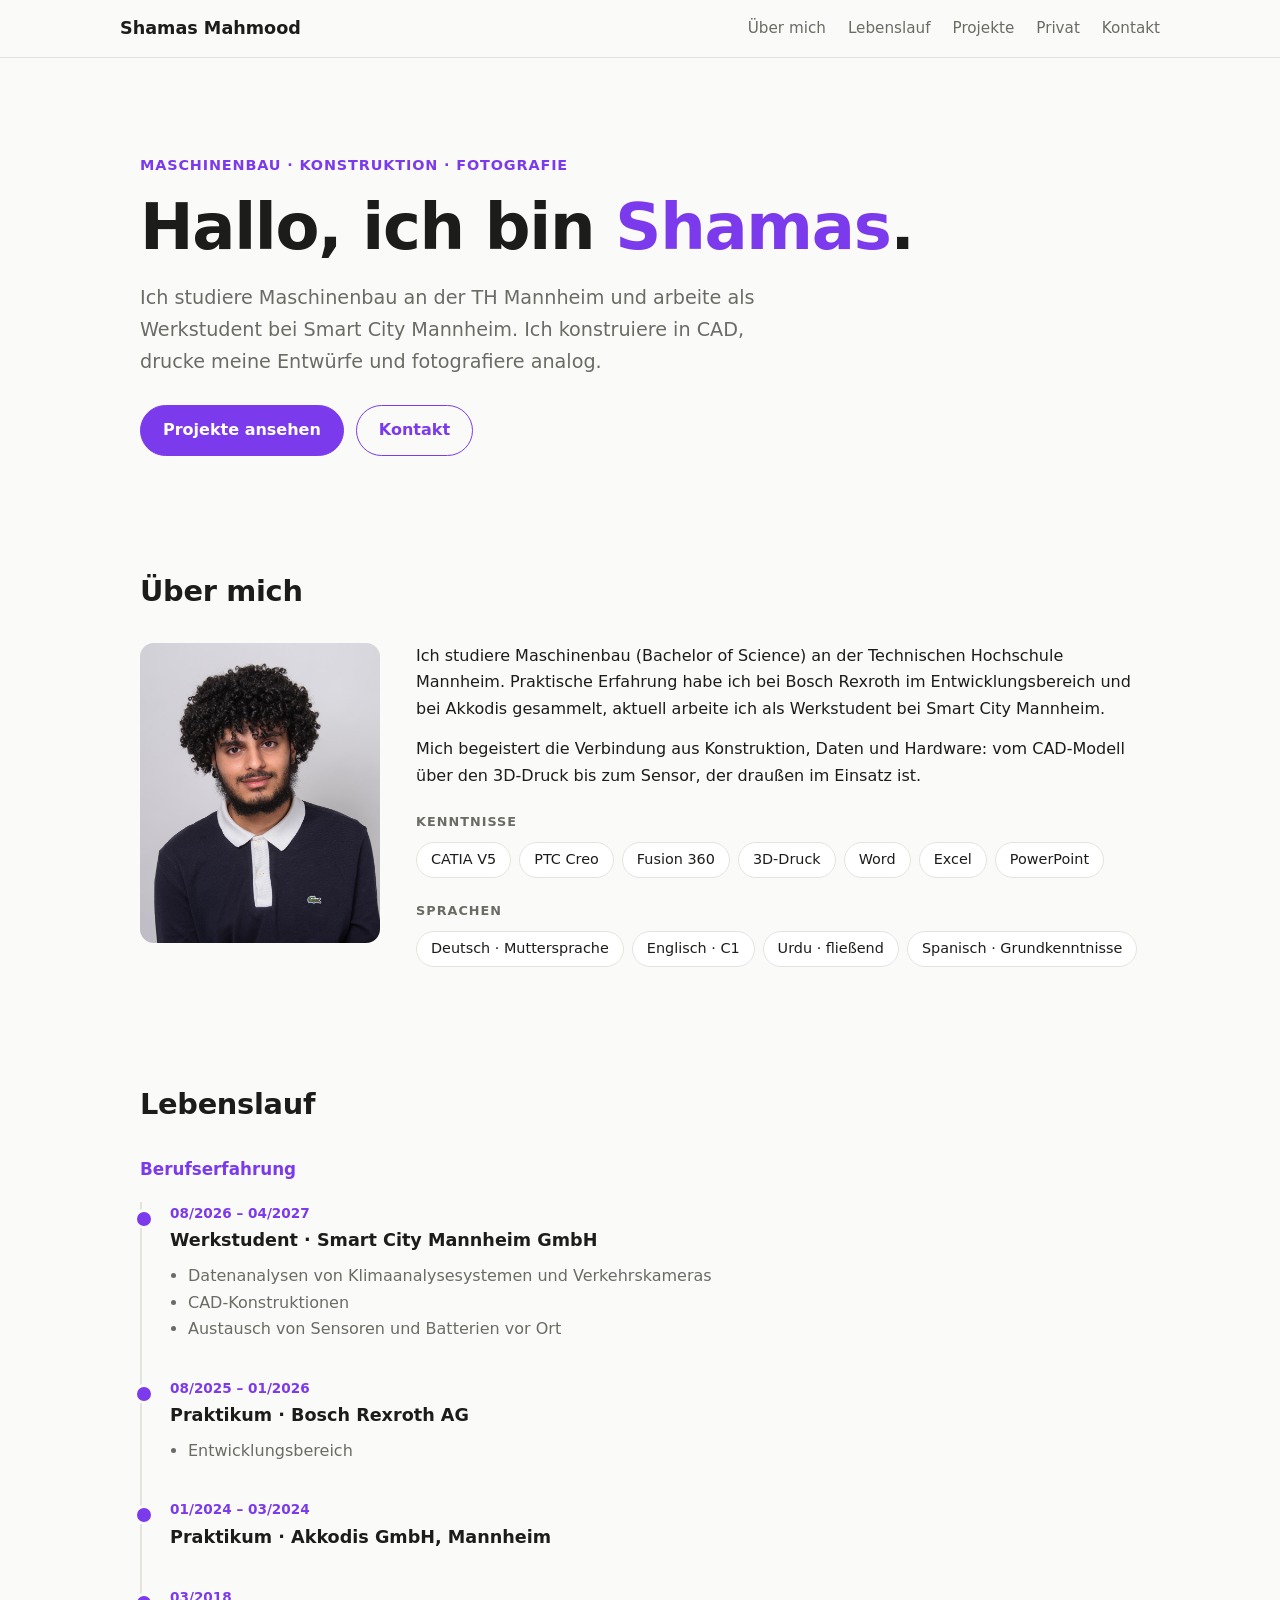
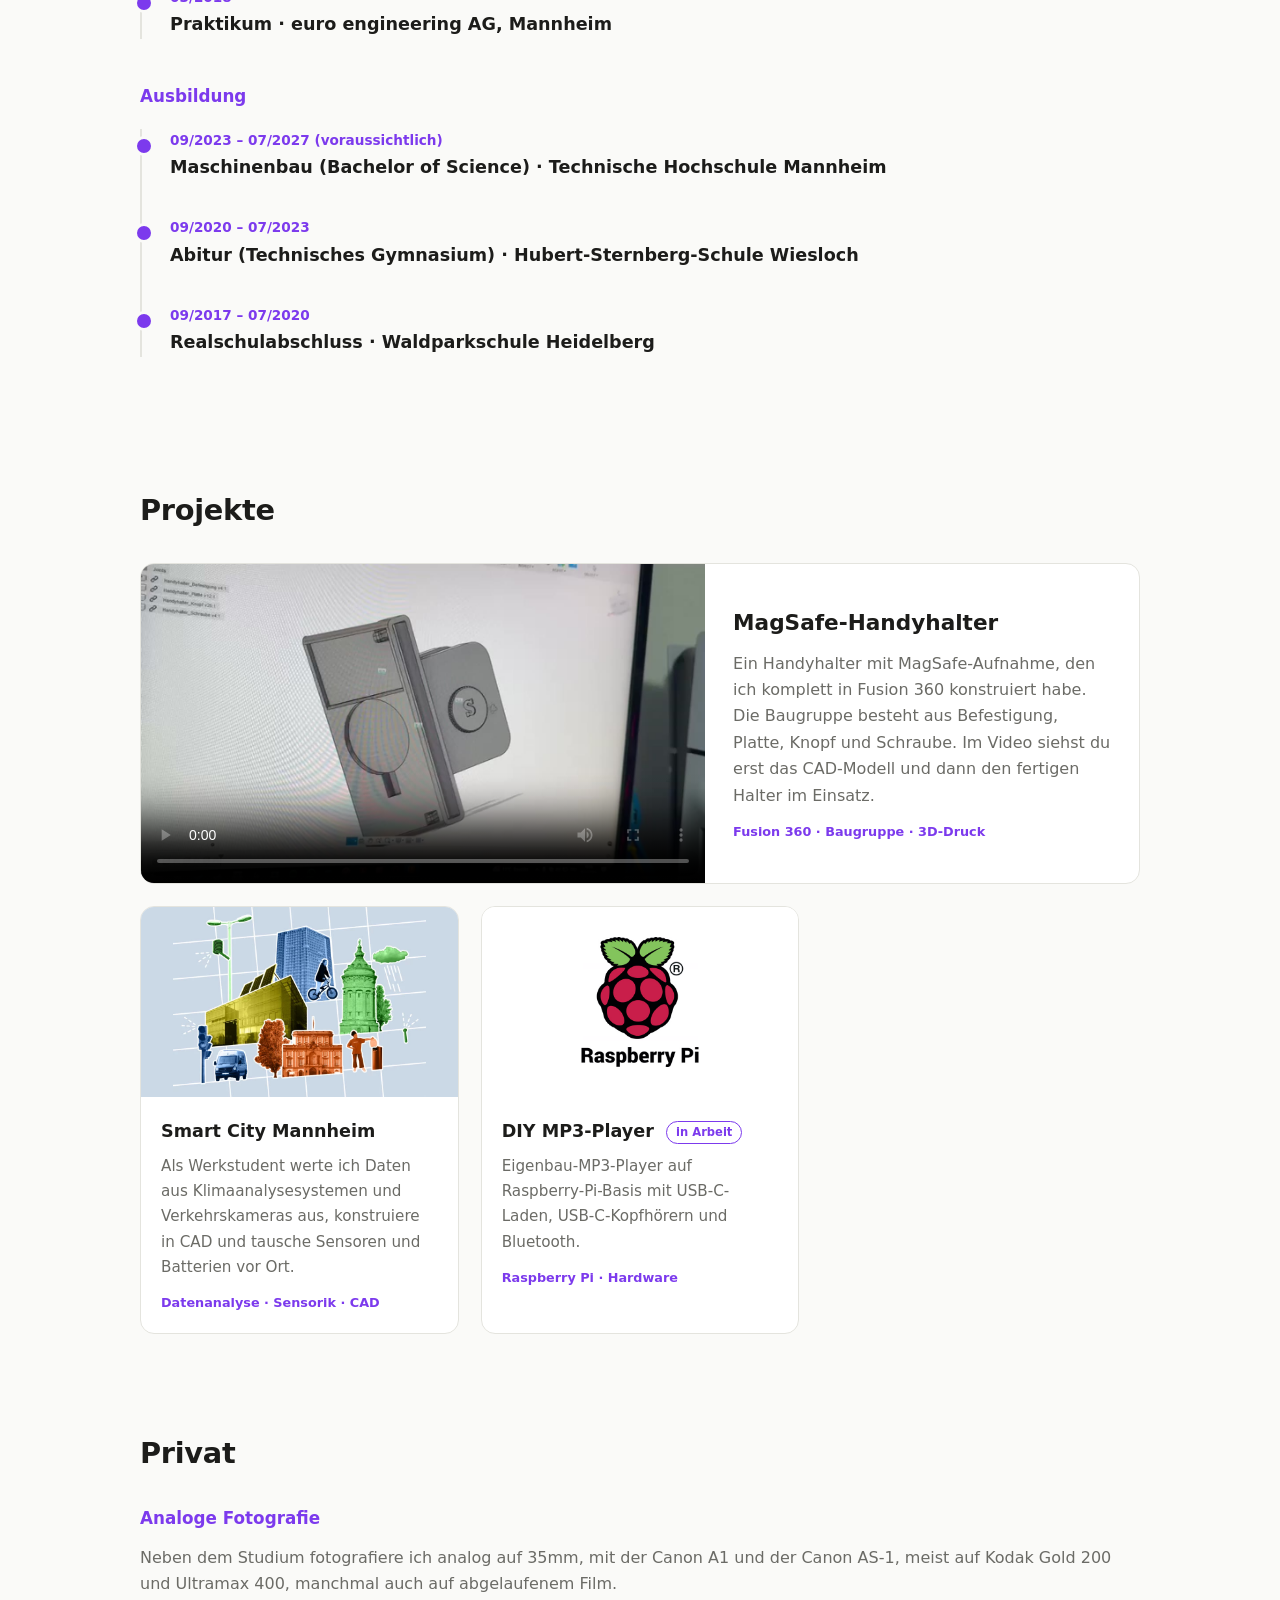
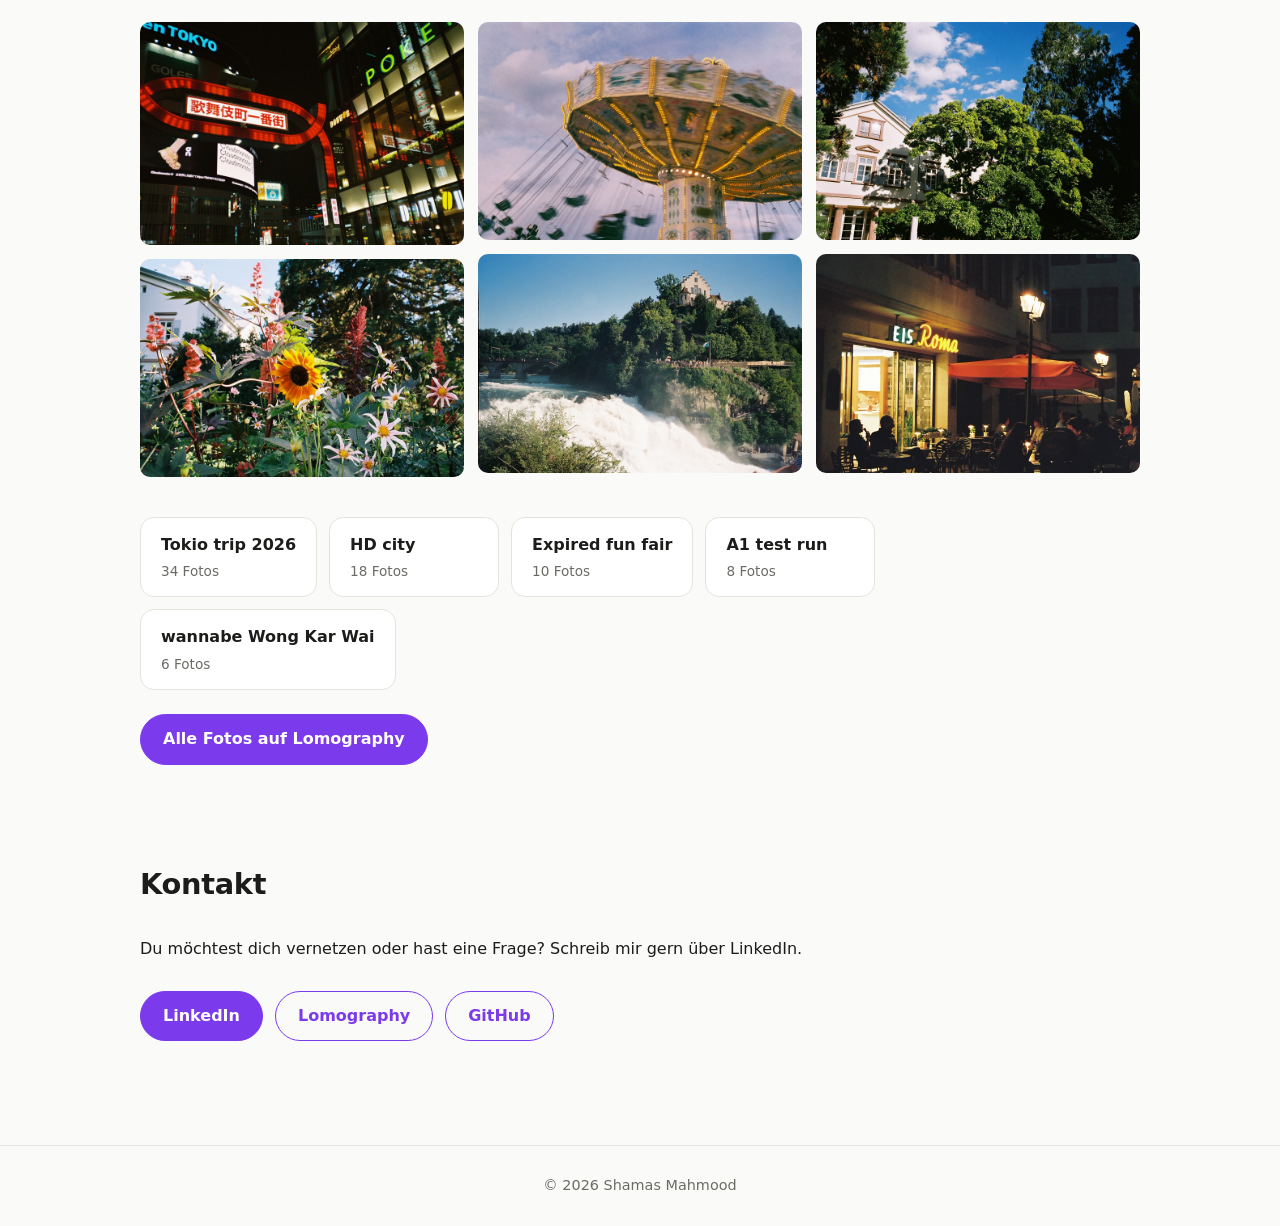
<file: index.html>
<!DOCTYPE html>
<html lang="de">
<head>
  <meta charset="UTF-8">
  <meta name="viewport" content="width=device-width, initial-scale=1">
  <title>Shamas Mahmood | Portfolio</title>
  <meta name="description" content="Portfolio von Shamas Mahmood: Maschinenbau-Student an der TH Mannheim, Werkstudent bei Smart City Mannheim, CAD-Konstruktion und analoge Fotografie.">
  <meta property="og:title" content="Shamas Mahmood | Portfolio">
  <meta property="og:description" content="Maschinenbau, CAD-Konstruktion, Projekte und analoge Fotografie.">
  <meta property="og:image" content="projekt-magsafe.jpg">
  <link rel="stylesheet" href="style.css">
</head>
<body>

  <header class="nav">
    <a href="#top" class="logo">Shamas Mahmood</a>
    <nav>
      <a href="#about">Über mich</a>
      <a href="#cv">Lebenslauf</a>
      <a href="#projects">Projekte</a>
      <a href="#private">Privat</a>
      <a href="#contact">Kontakt</a>
    </nav>
  </header>

  <main id="top">

    <!-- HERO -->
    <section class="hero">
      <p class="eyebrow">Maschinenbau · Konstruktion · Fotografie</p>
      <h1>Hallo, ich bin <span class="accent">Shamas</span>.</h1>
      <p class="lead">Ich studiere Maschinenbau an der TH Mannheim und arbeite als Werkstudent bei Smart City Mannheim. Ich konstruiere in CAD, drucke meine Entwürfe und fotografiere analog.</p>
      <div class="cta">
        <a class="btn" href="#projects">Projekte ansehen</a>
        <a class="btn ghost" href="#contact">Kontakt</a>
      </div>
    </section>

    <!-- ÜBER MICH -->
    <section id="about">
      <h2>Über mich</h2>
      <div class="about-grid">
        <img class="portrait" src="portrait.jpg" alt="Portrait von Shamas Mahmood"
             onerror="this.style.display='none'">
        <div>
          <p>Ich studiere Maschinenbau (Bachelor of Science) an der Technischen Hochschule Mannheim. Praktische Erfahrung habe ich bei Bosch Rexroth im Entwicklungsbereich und bei Akkodis gesammelt, aktuell arbeite ich als Werkstudent bei Smart City Mannheim.</p>
          <p>Mich begeistert die Verbindung aus Konstruktion, Daten und Hardware: vom CAD-Modell über den 3D-Druck bis zum Sensor, der draußen im Einsatz ist.</p>

          <h3 class="mini">Kenntnisse</h3>
          <ul class="chips">
            <li>CATIA V5</li>
            <li>PTC Creo</li>
            <li>Fusion 360</li>
            <li>3D-Druck</li>
            <li>Word</li>
            <li>Excel</li>
            <li>PowerPoint</li>
          </ul>

          <h3 class="mini">Sprachen</h3>
          <ul class="chips">
            <li>Deutsch · Muttersprache</li>
            <li>Englisch · C1</li>
            <li>Urdu · fließend</li>
            <li>Spanisch · Grundkenntnisse</li>
          </ul>
        </div>
      </div>
    </section>

    <!-- LEBENSLAUF -->
    <section id="cv">
      <h2>Lebenslauf</h2>

      <h3 class="group">Berufserfahrung</h3>
      <div class="timeline">

        <article class="item">
          <span class="date">08/2026 – 04/2027</span>
          <h3>Werkstudent · Smart City Mannheim GmbH</h3>
          <ul>
            <li>Datenanalysen von Klimaanalysesystemen und Verkehrskameras</li>
            <li>CAD-Konstruktionen</li>
            <li>Austausch von Sensoren und Batterien vor Ort</li>
          </ul>
        </article>

        <article class="item">
          <span class="date">08/2025 – 01/2026</span>
          <h3>Praktikum · Bosch Rexroth AG</h3>
          <ul>
            <li>Entwicklungsbereich</li>
          </ul>
        </article>

        <article class="item">
          <span class="date">01/2024 – 03/2024</span>
          <h3>Praktikum · Akkodis GmbH, Mannheim</h3>
        </article>

        <article class="item">
          <span class="date">03/2018</span>
          <h3>Praktikum · euro engineering AG, Mannheim</h3>
        </article>

      </div>

      <h3 class="group">Ausbildung</h3>
      <div class="timeline">

        <article class="item">
          <span class="date">09/2023 – 07/2027 (voraussichtlich)</span>
          <h3>Maschinenbau (Bachelor of Science) · Technische Hochschule Mannheim</h3>
        </article>

        <article class="item">
          <span class="date">09/2020 – 07/2023</span>
          <h3>Abitur (Technisches Gymnasium) · Hubert-Sternberg-Schule Wiesloch</h3>
        </article>

        <article class="item">
          <span class="date">09/2017 – 07/2020</span>
          <h3>Realschulabschluss · Waldparkschule Heidelberg</h3>
        </article>

      </div>
    </section>

    <!-- PROJEKTE -->
    <section id="projects">
      <h2>Projekte</h2>

      <article class="feature">
        <video controls preload="metadata" playsinline poster="projekt-magsafe.jpg">
          <source src="magsafe-handyhalter.mp4" type="video/mp4">
          Dein Browser unterstützt kein Video.
        </video>
        <div class="feature-body">
          <h3>MagSafe-Handyhalter</h3>
          <p>Ein Handyhalter mit MagSafe-Aufnahme, den ich komplett in Fusion 360 konstruiert habe. Die Baugruppe besteht aus Befestigung, Platte, Knopf und Schraube. Im Video siehst du erst das CAD-Modell und dann den fertigen Halter im Einsatz.</p>
          <p class="tags">Fusion 360 · Baugruppe · 3D-Druck</p>
        </div>
      </article>

      <div class="cards">

        <article class="card">
          <div class="card-img contain" style="background-image:url('projekt-smartcity.jpg');background-color:#cbd9e6"></div>
          <div class="card-body">
            <h3>Smart City Mannheim</h3>
            <p>Als Werkstudent werte ich Daten aus Klimaanalysesystemen und Verkehrskameras aus, konstruiere in CAD und tausche Sensoren und Batterien vor Ort.</p>
            <p class="tags">Datenanalyse · Sensorik · CAD</p>
          </div>
        </article>

        <article class="card">
          <div class="card-img contain" style="background-image:url('projekt-mp3.jpg');background-color:#ffffff;background-size:auto 82%"></div>
          <div class="card-body">
            <h3>DIY MP3-Player <span class="badge">in Arbeit</span></h3>
            <p>Eigenbau-MP3-Player auf Raspberry-Pi-Basis mit USB-C-Laden, USB-C-Kopfhörern und Bluetooth.</p>
            <p class="tags">Raspberry Pi · Hardware</p>
          </div>
        </article>

      </div>
    </section>

    <!-- PRIVAT -->
    <section id="private">
      <h2>Privat</h2>
      <h3 class="group">Analoge Fotografie</h3>
      <p class="sub">Neben dem Studium fotografiere ich analog auf 35mm, mit der Canon A1 und der Canon AS-1, meist auf Kodak Gold 200 und Ultramax 400, manchmal auch auf abgelaufenem Film.</p>

      <div class="gallery" id="gallery">
        <!-- Eigene Lieblingsfotos in foto- ablegen (foto-01.jpg bis foto-12.jpg).
             Fehlende Bilder werden automatisch ausgeblendet. -->
        <figure><img src="foto-01.jpg" alt="Neonschilder bei Nacht in Tokio" loading="lazy" onerror="this.closest('figure').style.display='none'"></figure>
        <figure><img src="foto-02.jpg" alt="Sonnenblume und Dahlien im Garten" loading="lazy" onerror="this.closest('figure').style.display='none'"></figure>
        <figure><img src="foto-03.jpg" alt="Kettenkarussell in der Dämmerung" loading="lazy" onerror="this.closest('figure').style.display='none'"></figure>
        <figure><img src="foto-04.jpg" alt="Wasserfall mit Schloss über dem Ufer" loading="lazy" onerror="this.closest('figure').style.display='none'"></figure>
        <figure><img src="foto-05.jpg" alt="Haus zwischen Bäumen vor blauem Himmel" loading="lazy" onerror="this.closest('figure').style.display='none'"></figure>
        <figure><img src="foto-06.jpg" alt="Eisdiele mit Neonschrift bei Nacht, Gäste unter Sonnenschirmen" loading="lazy" onerror="this.closest('figure').style.display='none'"></figure>
      </div>

      <div class="albums">
        <a class="album" href="https://www.lomography.com/homes/sun_chaser" target="_blank" rel="noopener"><strong>Tokio trip 2026</strong><span>34 Fotos</span></a>
        <a class="album" href="https://www.lomography.com/homes/sun_chaser" target="_blank" rel="noopener"><strong>HD city</strong><span>18 Fotos</span></a>
        <a class="album" href="https://www.lomography.com/homes/sun_chaser" target="_blank" rel="noopener"><strong>Expired fun fair</strong><span>10 Fotos</span></a>
        <a class="album" href="https://www.lomography.com/homes/sun_chaser" target="_blank" rel="noopener"><strong>A1 test run</strong><span>8 Fotos</span></a>
        <a class="album" href="https://www.lomography.com/homes/sun_chaser" target="_blank" rel="noopener"><strong>wannabe Wong Kar Wai</strong><span>6 Fotos</span></a>
      </div>

      <div class="cta">
        <a class="btn" href="https://www.lomography.com/homes/sun_chaser" target="_blank" rel="noopener">Alle Fotos auf Lomography</a>
      </div>
    </section>

    <!-- KONTAKT -->
    <section id="contact">
      <h2>Kontakt</h2>
      <p>Du möchtest dich vernetzen oder hast eine Frage? Schreib mir gern über LinkedIn.</p>
      <div class="cta">
        <a class="btn" href="https://www.linkedin.com/in/shamas-mahmood-5878942ab/" target="_blank" rel="noopener">LinkedIn</a>
        <a class="btn ghost" href="https://www.lomography.com/homes/sun_chaser" target="_blank" rel="noopener">Lomography</a>
        <a class="btn ghost" href="https://github.com/shamas052" target="_blank" rel="noopener">GitHub</a>
      </div>
    </section>

  </main>

  <footer>
    <p>© <span id="year"></span> Shamas Mahmood</p>
  </footer>

  <!-- Lightbox -->
  <div class="lightbox" id="lightbox" aria-hidden="true">
    <img id="lightbox-img" alt="">
  </div>

  <script>
    document.getElementById('year').textContent = new Date().getFullYear();

    const lb = document.getElementById('lightbox');
    const lbImg = document.getElementById('lightbox-img');

    document.querySelectorAll('#gallery img').forEach(img => {
      img.addEventListener('click', () => {
        lbImg.src = img.src;
        lbImg.alt = img.alt;
        lb.classList.add('open');
        lb.setAttribute('aria-hidden', 'false');
      });
    });

    function closeLb() {
      lb.classList.remove('open');
      lb.setAttribute('aria-hidden', 'true');
    }
    lb.addEventListener('click', closeLb);
    document.addEventListener('keydown', e => { if (e.key === 'Escape') closeLb(); });
  </script>

</body>
</html>
</file>
<file: style.css>
:root {
  --bg: #fafaf8;
  --surface: #ffffff;
  --text: #1c1c1a;
  --muted: #6b6b66;
  --line: #e4e4de;
  --accent: #7c3aed;
  --accent-contrast: #ffffff;
  --radius: 14px;
  --max: 1040px;
}

@media (prefers-color-scheme: dark) {
  :root {
    --bg: #121211;
    --surface: #1b1b19;
    --text: #ecece8;
    --muted: #9a9a93;
    --line: #2d2d2a;
    --accent: #a78bfa;
    --accent-contrast: #1b1033;
  }
}

* { box-sizing: border-box; margin: 0; padding: 0; }

html { scroll-behavior: smooth; scroll-padding-top: 72px; }

body {
  background: var(--bg);
  color: var(--text);
  font-family: system-ui, -apple-system, "Segoe UI", Roboto, sans-serif;
  line-height: 1.65;
  -webkit-font-smoothing: antialiased;
}

a { color: var(--accent); }
img { max-width: 100%; display: block; }

/* Navigation */
.nav {
  position: sticky;
  top: 0;
  z-index: 10;
  display: flex;
  justify-content: space-between;
  align-items: center;
  padding: 14px max(20px, calc((100% - var(--max)) / 2));
  background: color-mix(in srgb, var(--bg) 88%, transparent);
  backdrop-filter: blur(10px);
  border-bottom: 1px solid var(--line);
}
.logo { font-weight: 700; font-size: 1.1rem; text-decoration: none; color: var(--text); }
.nav nav { display: flex; gap: 22px; flex-wrap: wrap; }
.nav nav a { color: var(--muted); text-decoration: none; font-size: .95rem; }
.nav nav a:hover { color: var(--accent); }

/* Layout */
main { max-width: var(--max); margin: 0 auto; padding: 0 20px; }
section { padding: 72px 0 24px; }
h2 { font-size: 1.8rem; letter-spacing: -.01em; margin-bottom: 28px; }
h3 { font-size: 1.1rem; }
.sub { color: var(--muted); margin: -16px 0 24px; }

/* Hero */
.hero { padding: 96px 0 40px; }
.eyebrow { color: var(--accent); font-weight: 600; font-size: .9rem; letter-spacing: .06em; text-transform: uppercase; margin-bottom: 14px; }
.hero h1 { font-size: clamp(2.4rem, 7vw, 4rem); line-height: 1.1; letter-spacing: -.02em; margin-bottom: 20px; }
.accent { color: var(--accent); }
.lead { font-size: 1.2rem; color: var(--muted); max-width: 620px; }

.cta { display: flex; gap: 12px; flex-wrap: wrap; margin-top: 28px; }
.btn {
  display: inline-block;
  padding: 11px 22px;
  border-radius: 999px;
  background: var(--accent);
  color: var(--accent-contrast);
  text-decoration: none;
  font-weight: 600;
  border: 1.5px solid var(--accent);
  transition: transform .15s ease, opacity .15s ease;
}
.btn:hover { transform: translateY(-2px); opacity: .9; }
.btn.ghost { background: transparent; color: var(--accent); }

/* Über mich */
.about-grid { display: grid; grid-template-columns: 240px 1fr; gap: 36px; align-items: start; }
.about-grid:has(.portrait[style*="none"]) { grid-template-columns: 1fr; }
.portrait { width: 240px; aspect-ratio: 4 / 5; object-fit: cover; border-radius: var(--radius); }
.about-grid p { margin-bottom: 14px; }
.skills { list-style: none; display: flex; flex-wrap: wrap; gap: 8px; margin-top: 18px; }
.skills li {
  padding: 5px 14px;
  border: 1px solid var(--line);
  background: var(--surface);
  border-radius: 999px;
  font-size: .9rem;
}

/* Lebenslauf */
.timeline { position: relative; padding-left: 28px; border-left: 2px solid var(--line); }
.item { position: relative; margin-bottom: 34px; }
.item::before {
  content: "";
  position: absolute;
  left: -36px;
  top: 7px;
  width: 14px;
  height: 14px;
  border-radius: 50%;
  background: var(--accent);
  border: 3px solid var(--bg);
}
.date { display: block; font-size: .85rem; color: var(--accent); font-weight: 600; margin-bottom: 2px; }
.item ul { margin: 8px 0 0 18px; color: var(--muted); }
.note { margin-top: 8px; }

/* Projekte */
.cards { display: grid; grid-template-columns: repeat(auto-fill, minmax(290px, 1fr)); gap: 22px; }
.card {
  background: var(--surface);
  border: 1px solid var(--line);
  border-radius: var(--radius);
  overflow: hidden;
  transition: transform .2s ease, box-shadow .2s ease;
}
.card:hover { transform: translateY(-4px); box-shadow: 0 10px 28px rgba(0,0,0,.08); }
.card-img {
  height: 170px;
  background-color: var(--line);
  background-size: cover;
  background-position: center;
}
.card-body { padding: 20px; }
.card-body h3 { margin-bottom: 8px; }
.card-body p { color: var(--muted); font-size: .95rem; }
.tags { margin-top: 12px; font-size: .8rem !important; color: var(--accent) !important; font-weight: 600; }

/* Fotografie */
.gallery { columns: 3 260px; column-gap: 14px; }
.gallery figure { break-inside: avoid; margin-bottom: 14px; }
.gallery img {
  width: 100%;
  border-radius: 10px;
  background: var(--line);
  min-height: 120px;
  cursor: zoom-in;
  transition: opacity .2s ease;
}
.gallery img:hover { opacity: .88; }

.lightbox {
  position: fixed;
  inset: 0;
  z-index: 50;
  display: none;
  align-items: center;
  justify-content: center;
  padding: 24px;
  background: rgba(0, 0, 0, .88);
  cursor: zoom-out;
}
.lightbox.open { display: flex; }
.lightbox img { max-height: 92vh; max-width: 94vw; border-radius: 8px; }

/* Footer */
footer {
  margin-top: 80px;
  padding: 28px 20px;
  text-align: center;
  color: var(--muted);
  font-size: .9rem;
  border-top: 1px solid var(--line);
}

/* Mobil */
@media (max-width: 700px) {
  .about-grid { grid-template-columns: 1fr; }
  .portrait { width: 180px; }
  .nav { flex-direction: column; gap: 8px; }
  .nav nav { gap: 14px; justify-content: center; }
  section { padding-top: 56px; }
  .hero { padding-top: 56px; }
}

/* ---- Ergänzungen ---- */
.chips { list-style: none; display: flex; flex-wrap: wrap; gap: 8px; margin: 0 0 18px; }
.chips li {
  padding: 5px 14px;
  border: 1px solid var(--line);
  background: var(--surface);
  border-radius: 999px;
  font-size: .9rem;
}
.mini { font-size: .8rem; text-transform: uppercase; letter-spacing: .08em; color: var(--muted); margin: 22px 0 10px; }
.group { font-size: 1.05rem; color: var(--accent); margin: 8px 0 18px; }
.timeline + .group { margin-top: 44px; }

.badge {
  display: inline-block;
  margin-left: 6px;
  padding: 1px 9px;
  border-radius: 999px;
  border: 1px solid var(--accent);
  color: var(--accent);
  font-size: .72rem;
  font-weight: 600;
  vertical-align: middle;
}

/* Hauptprojekt mit Video */
.feature {
  display: grid;
  grid-template-columns: 1.3fr 1fr;
  gap: 0;
  margin-bottom: 22px;
  background: var(--surface);
  border: 1px solid var(--line);
  border-radius: var(--radius);
  overflow: hidden;
}
.feature video { width: 100%; height: 100%; min-height: 240px; object-fit: cover; background: #000; }
.feature-body { padding: 28px; display: flex; flex-direction: column; justify-content: center; }
.feature-body h3 { font-size: 1.35rem; margin-bottom: 10px; }
.feature-body p { color: var(--muted); }

/* Lomography-Alben */
.albums { display: flex; flex-wrap: wrap; gap: 12px; margin-bottom: 28px; }
.album {
  display: flex;
  flex-direction: column;
  gap: 2px;
  padding: 14px 20px;
  min-width: 170px;
  background: var(--surface);
  border: 1px solid var(--line);
  border-radius: var(--radius);
  text-decoration: none;
  color: var(--text);
  transition: transform .15s ease, border-color .15s ease;
}
.album:hover { transform: translateY(-3px); border-color: var(--accent); }
.album span { color: var(--muted); font-size: .85rem; }
#photography .cta { margin-top: 24px; }

@media (max-width: 700px) {
  .feature { grid-template-columns: 1fr; }
  .feature video { min-height: 0; aspect-ratio: 16 / 9; }
}

/* Privat-Bereich */
.group + .sub { margin-top: -6px; }
.gallery + .albums { margin: 28px 0 0; }
#private .cta { margin-top: 24px; }

/* Portrait, Logos in Projekt-Karten */
.portrait { object-position: center 18%; }
.card-img.contain {
  background-size: contain;
  background-repeat: no-repeat;
  background-position: center;
  height: 190px;
}
</file>
